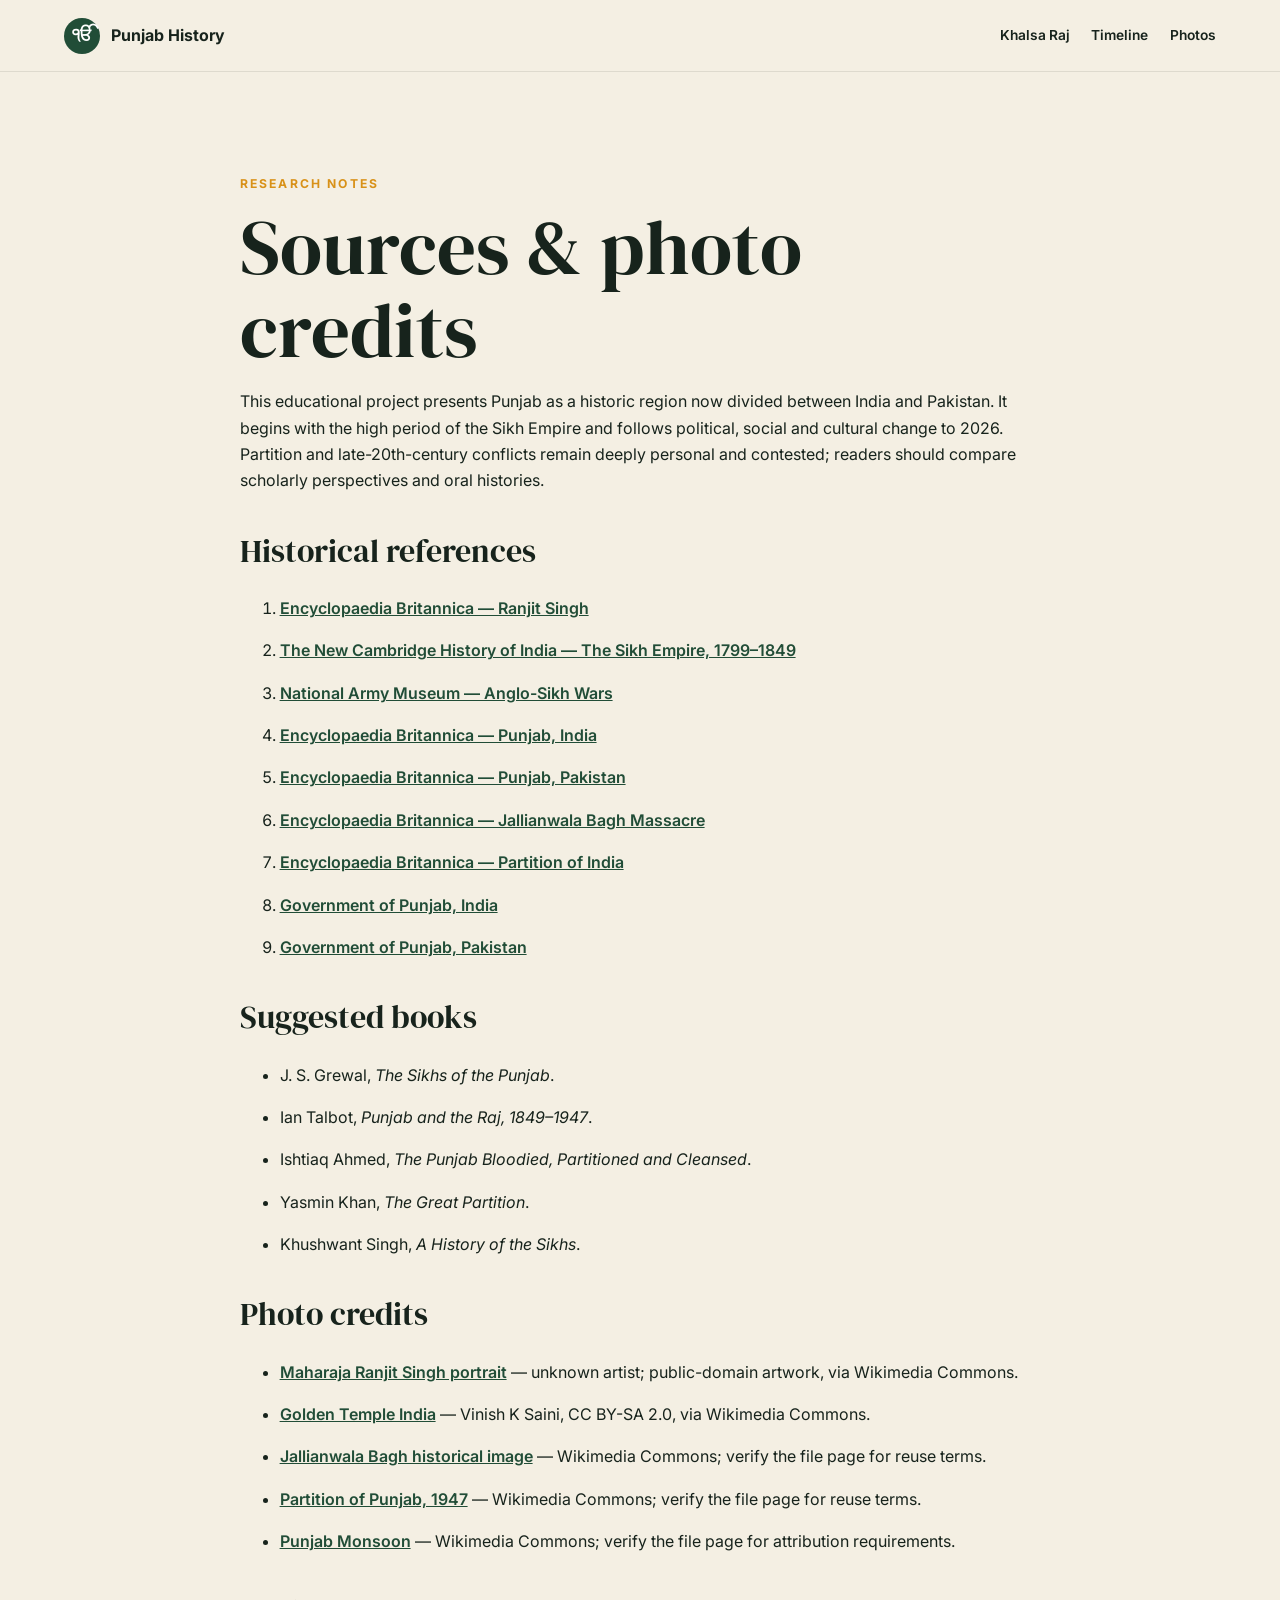
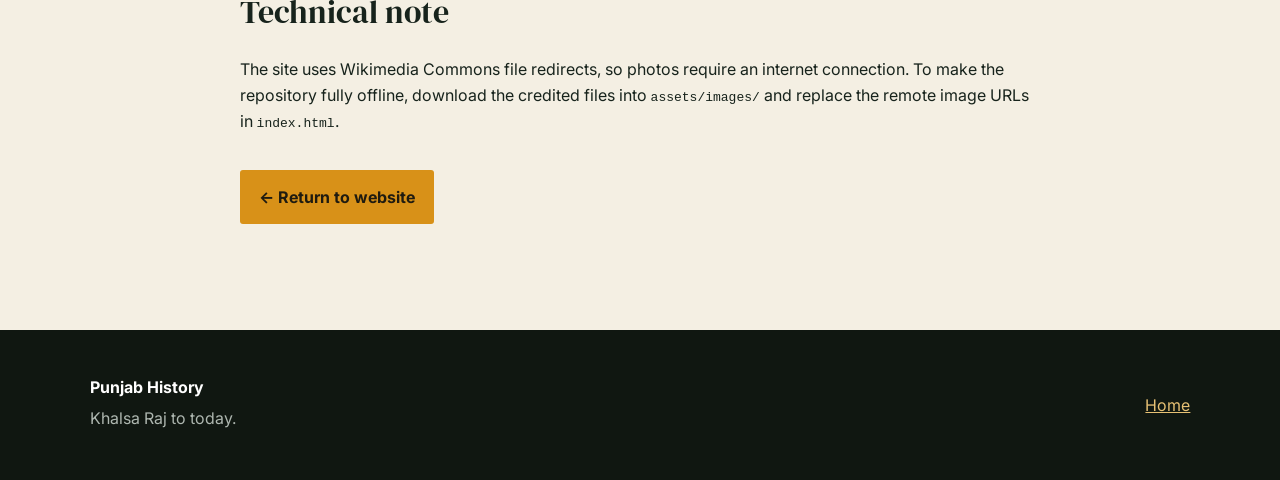
<file: sources.html>
<!doctype html><html lang="en"><head><meta charset="utf-8"><meta name="viewport" content="width=device-width,initial-scale=1"><meta name="description" content="Sources and image credits for Punjab: Khalsa Raj to Today"><title>Sources & Credits | Punjab History</title><link rel="preconnect" href="https://fonts.googleapis.com"><link rel="preconnect" href="https://fonts.gstatic.com" crossorigin><link href="https://fonts.googleapis.com/css2?family=DM+Serif+Display&family=Inter:wght@400;500;600;700&display=swap" rel="stylesheet"><link rel="stylesheet" href="styles.css"></head><body><header class="site-header"><a class="brand" href="index.html"><span class="brand-mark">ੴ</span><span>Punjab History</span></a><nav class="nav"><a href="index.html#khalsa-raj">Khalsa Raj</a><a href="index.html#timeline">Timeline</a><a href="index.html#gallery">Photos</a></nav></header><main class="sources-page"><p class="section-kicker">Research notes</p><h1>Sources & photo credits</h1><p>This educational project presents Punjab as a historic region now divided between India and Pakistan. It begins with the high period of the Sikh Empire and follows political, social and cultural change to 2026. Partition and late-20th-century conflicts remain deeply personal and contested; readers should compare scholarly perspectives and oral histories.</p><h2>Historical references</h2><ol class="source-list"><li><a href="https://www.britannica.com/biography/Ranjit-Singh-Sikh-maharaja">Encyclopaedia Britannica — Ranjit Singh</a></li><li><a href="https://www.cambridge.org/core/books/new-cambridge-history-of-india/sikh-empire-17991849/">The New Cambridge History of India — The Sikh Empire, 1799–1849</a></li><li><a href="https://www.nam.ac.uk/explore/anglo-sikh-wars">National Army Museum — Anglo-Sikh Wars</a></li><li><a href="https://www.britannica.com/place/Punjab-province-India">Encyclopaedia Britannica — Punjab, India</a></li><li><a href="https://www.britannica.com/place/Punjab-province-Pakistan">Encyclopaedia Britannica — Punjab, Pakistan</a></li><li><a href="https://www.britannica.com/event/Jallianwala-Bagh-Massacre">Encyclopaedia Britannica — Jallianwala Bagh Massacre</a></li><li><a href="https://www.britannica.com/event/Partition-of-India">Encyclopaedia Britannica — Partition of India</a></li><li><a href="https://punjab.gov.in/">Government of Punjab, India</a></li><li><a href="https://punjab.gov.pk/">Government of Punjab, Pakistan</a></li></ol><h2>Suggested books</h2><ul class="source-list"><li>J. S. Grewal, <em>The Sikhs of the Punjab</em>.</li><li>Ian Talbot, <em>Punjab and the Raj, 1849–1947</em>.</li><li>Ishtiaq Ahmed, <em>The Punjab Bloodied, Partitioned and Cleansed</em>.</li><li>Yasmin Khan, <em>The Great Partition</em>.</li><li>Khushwant Singh, <em>A History of the Sikhs</em>.</li></ul><h2>Photo credits</h2><ul class="source-list"><li><a href="https://commons.wikimedia.org/wiki/File:Painting_of_Maharaja_Ranjit_Singh,_circa_early-to-mid_19th_century.jpg">Maharaja Ranjit Singh portrait</a> — unknown artist; public-domain artwork, via Wikimedia Commons.</li><li><a href="https://commons.wikimedia.org/wiki/File:Golden_Temple_India.jpg">Golden Temple India</a> — Vinish K Saini, CC BY-SA 2.0, via Wikimedia Commons.</li><li><a href="https://commons.wikimedia.org/wiki/File:Jallianwallah.jpg">Jallianwala Bagh historical image</a> — Wikimedia Commons; verify the file page for reuse terms.</li><li><a href="https://commons.wikimedia.org/wiki/File:Partition_of_Punjab,_India_1947.jpg">Partition of Punjab, 1947</a> — Wikimedia Commons; verify the file page for reuse terms.</li><li><a href="https://commons.wikimedia.org/wiki/File:Punjab_Monsoon.jpg">Punjab Monsoon</a> — Wikimedia Commons; verify the file page for attribution requirements.</li></ul><h2>Technical note</h2><p>The site uses Wikimedia Commons file redirects, so photos require an internet connection. To make the repository fully offline, download the credited files into <code>assets/images/</code> and replace the remote image URLs in <code>index.html</code>.</p><p><a class="button" href="index.html">← Return to website</a></p></main><footer><div><strong>Punjab History</strong><p>Khalsa Raj to today.</p></div><div><a href="index.html">Home</a></div></footer></body></html>
</file>
<file: styles.css>
:root{--ink:#17231c;--paper:#f4efe3;--cream:#fffaf0;--gold:#d89118;--green:#214d37;--deep:#101711;--muted:#687169;--line:#d8cfbc;--india:#8f421e;--pakistan:#155b42;--shadow:0 18px 50px rgba(23,35,28,.13)}*{box-sizing:border-box}html{scroll-behavior:smooth}body{margin:0;background:var(--paper);color:var(--ink);font-family:Inter,system-ui,sans-serif;line-height:1.65}img{display:block;width:100%}a{color:inherit}.site-header{height:72px;display:flex;align-items:center;justify-content:space-between;padding:0 5vw;background:rgba(244,239,227,.95);backdrop-filter:blur(14px);position:sticky;top:0;z-index:20;border-bottom:1px solid rgba(23,35,28,.1)}.brand{display:flex;gap:.7rem;align-items:center;text-decoration:none;font-weight:700}.brand-mark{display:grid;place-items:center;width:36px;height:36px;border-radius:50%;background:var(--green);color:white;font-size:1.05rem}.nav{display:flex;gap:1.35rem}.nav a{text-decoration:none;font-size:.86rem;font-weight:600}.nav a:hover{color:var(--gold)}.menu-button{display:none;border:0;background:none;font-size:1.5rem}.hero{height:calc(100vh - 72px);min-height:650px;position:relative;display:flex;align-items:flex-end;overflow:hidden}.hero-image{position:absolute;inset:0;height:100%;object-fit:cover;object-position:center 25%}.hero-overlay{position:absolute;inset:0;background:linear-gradient(90deg,rgba(8,18,12,.91) 0%,rgba(8,18,12,.52) 48%,rgba(8,18,12,.08) 100%),linear-gradient(0deg,rgba(8,18,12,.75),transparent 60%)}.hero-content{position:relative;color:white;max-width:900px;padding:0 7vw 8vh}.eyebrow,.section-kicker{font-size:.76rem;font-weight:700;letter-spacing:.18em;text-transform:uppercase;color:var(--gold)}h1,h2,h3{font-family:"DM Serif Display",Georgia,serif;line-height:1.08;font-weight:400}h1{font-size:clamp(3.2rem,7.5vw,7rem);margin:.4rem 0 1rem}.hero p:not(.eyebrow){font-size:clamp(1rem,1.7vw,1.3rem);max-width:720px}.button{display:inline-block;margin-top:1.2rem;padding:.85rem 1.2rem;background:var(--gold);color:#1f1b10;text-decoration:none;font-weight:700;border-radius:3px}.section{padding:105px 7vw}.intro{display:grid;grid-template-columns:1fr 1fr;gap:8vw;align-items:end;background:var(--cream)}.intro h2,.section-heading h2,.feature-copy h2,.partition-band h2,.today h2{font-size:clamp(2.4rem,4.5vw,4.7rem);margin:.3rem 0}.intro>p{font-size:1.15rem;color:#465048}.feature-section{display:grid;grid-template-columns:.9fr 1.1fr;gap:7vw;align-items:center;background:#ebe3d2}.feature-image{box-shadow:var(--shadow);position:relative}.feature-image:before{content:"";position:absolute;inset:-16px 16px 16px -16px;border:1px solid var(--gold);z-index:0}.feature-image img{position:relative;aspect-ratio:1/1;object-fit:cover}.feature-copy p{color:#4e5a51}.fact-row{display:grid;grid-template-columns:repeat(3,1fr);gap:1rem;border-top:1px solid var(--line);padding-top:1.5rem;margin-top:2rem}.fact-row div{display:flex;flex-direction:column}.fact-row strong{font-family:"DM Serif Display";font-size:1.6rem;color:var(--green)}.fact-row span{font-size:.82rem;color:var(--muted)}.section-heading{margin-bottom:50px}.filters{display:flex;flex-wrap:wrap;gap:.55rem;margin-top:1.5rem}.filter{border:1px solid var(--line);background:transparent;padding:.52rem .85rem;border-radius:999px;cursor:pointer}.filter.active,.filter:hover{background:var(--green);color:white;border-color:var(--green)}.timeline{position:relative;margin-left:1rem}.timeline:before{content:"";position:absolute;left:118px;top:0;bottom:0;width:1px;background:var(--line)}.timeline-item{display:grid;grid-template-columns:90px 1fr;gap:60px;position:relative;padding:0 0 52px}.timeline-item:before{content:"";position:absolute;left:112px;top:9px;width:13px;height:13px;background:var(--gold);border:4px solid var(--paper);border-radius:50%}.timeline-year{font-weight:700;color:var(--green);font-size:.95rem}.timeline-content{max-width:850px}.timeline-content h3{font-size:1.8rem;margin:.25rem 0 .5rem}.timeline-content p{margin:0;color:#586158}.category-tag{text-transform:uppercase;letter-spacing:.12em;font-size:.62rem;font-weight:700;color:var(--gold)}.timeline-item.hidden{display:none}.partition-band{display:grid;grid-template-columns:.8fr 1.2fr;gap:8vw;background:#38251c;color:white}.partition-band p{color:#e3d8cf;font-size:1.08rem}.split-cards{display:grid;grid-template-columns:1fr 1fr;gap:1.3rem}.country-card{padding:3rem;color:white;min-height:470px}.country-card h3{font-size:2.6rem;margin:.5rem 0 1rem}.country-card p,.country-card li{color:rgba(255,255,255,.86)}.country-card li{margin:.5rem 0}.country-label{font-weight:700;letter-spacing:.2em;font-size:.72rem}.india-card{background:var(--india)}.pakistan-card{background:var(--pakistan)}.quote-band{background:var(--green);color:white;padding:90px 12vw}.quote-band blockquote{font-family:"DM Serif Display",Georgia,serif;font-size:clamp(2rem,4vw,4rem);line-height:1.2;margin:0;max-width:1100px}.gallery-section{background:#18251d;color:white}.gallery{display:grid;grid-template-columns:repeat(3,1fr);grid-auto-rows:310px;gap:1rem}.gallery figure{margin:0;position:relative;overflow:hidden;background:#26382c}.gallery img{height:100%;object-fit:cover;transition:transform .5s}.gallery figure:hover img{transform:scale(1.04)}.gallery-large{grid-row:span 2}.gallery-wide{grid-column:span 2}.gallery figcaption{position:absolute;left:0;right:0;bottom:0;padding:3rem 1.2rem 1.2rem;background:linear-gradient(transparent,rgba(0,0,0,.82));display:flex;flex-direction:column}.gallery figcaption strong{font-family:"DM Serif Display";font-size:1.45rem}.gallery figcaption span{font-size:.84rem}.today{display:grid;grid-template-columns:1.7fr .8fr;gap:2rem}.today-panel{background:var(--cream);padding:4rem}.today-panel>p:not(.section-kicker){font-size:1.1rem;max-width:850px}.stat-grid{display:grid;grid-template-columns:repeat(3,1fr);gap:1rem;margin-top:2.5rem;border-top:1px solid var(--line);padding-top:2rem}.stat-grid div{display:flex;flex-direction:column}.stat-grid strong{font-family:"DM Serif Display";font-size:2rem;color:var(--green)}.stat-grid span{font-size:.85rem;color:var(--muted)}.today-note{background:var(--green);color:white;padding:2.5rem;align-self:end}.today-note h3{font-size:1.8rem}.today-note a{color:#ffd27d;font-weight:700}.sources-page{max-width:980px;margin:auto;padding:90px 7vw}.sources-page h1{font-size:clamp(3rem,6vw,5rem)}.sources-page h2{font-size:2rem;margin-top:2.5rem}.source-list li{margin-bottom:1rem}.source-list a{font-weight:600;color:var(--green)}footer{background:var(--deep);color:white;padding:44px 7vw;display:flex;justify-content:space-between;gap:2rem}footer p{color:#aeb7b0;margin:.3rem 0}footer div:last-child{display:flex;gap:1.2rem;align-items:center}footer a{color:#e7c174}@media(max-width:950px){.feature-section,.partition-band,.intro,.today{grid-template-columns:1fr}.split-cards{grid-template-columns:1fr}.gallery{grid-template-columns:1fr 1fr}.gallery-large{grid-row:span 1}.gallery-wide{grid-column:span 2}.nav{display:none;position:absolute;top:72px;left:0;right:0;background:var(--cream);padding:1.5rem 5vw;flex-direction:column}.nav.open{display:flex}.menu-button{display:block}}@media(max-width:600px){.section{padding:72px 6vw}.hero-content{padding:0 6vw 7vh}.hero{min-height:650px}.timeline:before{left:80px}.timeline-item{grid-template-columns:60px 1fr;gap:38px}.timeline-item:before{left:74px}.gallery{display:block}.gallery figure{height:320px;margin-bottom:1rem}.today-panel,.country-card{padding:2rem}.stat-grid,.fact-row{grid-template-columns:1fr}.intro{padding-top:72px}footer{flex-direction:column}footer div:last-child{flex-direction:column;align-items:flex-start}}
</file>
